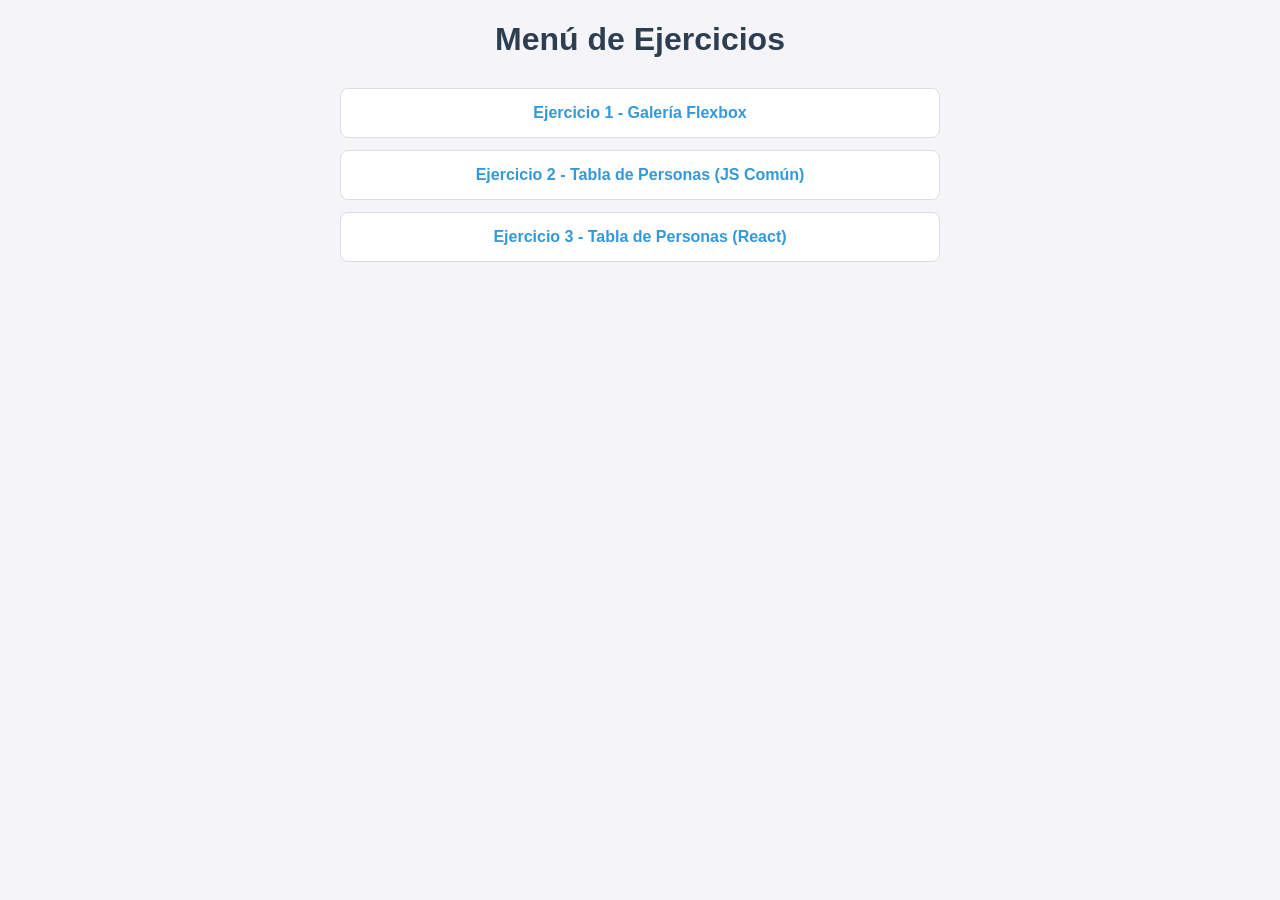
<file: index.html>
<!DOCTYPE html>
<html lang="es">
<head>
    <meta charset="UTF-8">
    <meta name="viewport" content="width=device-width, initial-scale=1.0">
    <title>Práctico: Flexbox, DOM y React</title>
    <link rel="stylesheet" href="styles.css">
</head>
<body>
    <h1>Menú de Ejercicios</h1>
    <nav class="menu-nav">
        <a href="flexbox.html">Ejercicio 1 - Galería Flexbox</a>
        <a href="personas.html">Ejercicio 2 - Tabla de Personas (JS Común)</a>
        <a href="react.html">Ejercicio 3 - Tabla de Personas (React)</a>
    </nav>
</body>
</html>
</file>
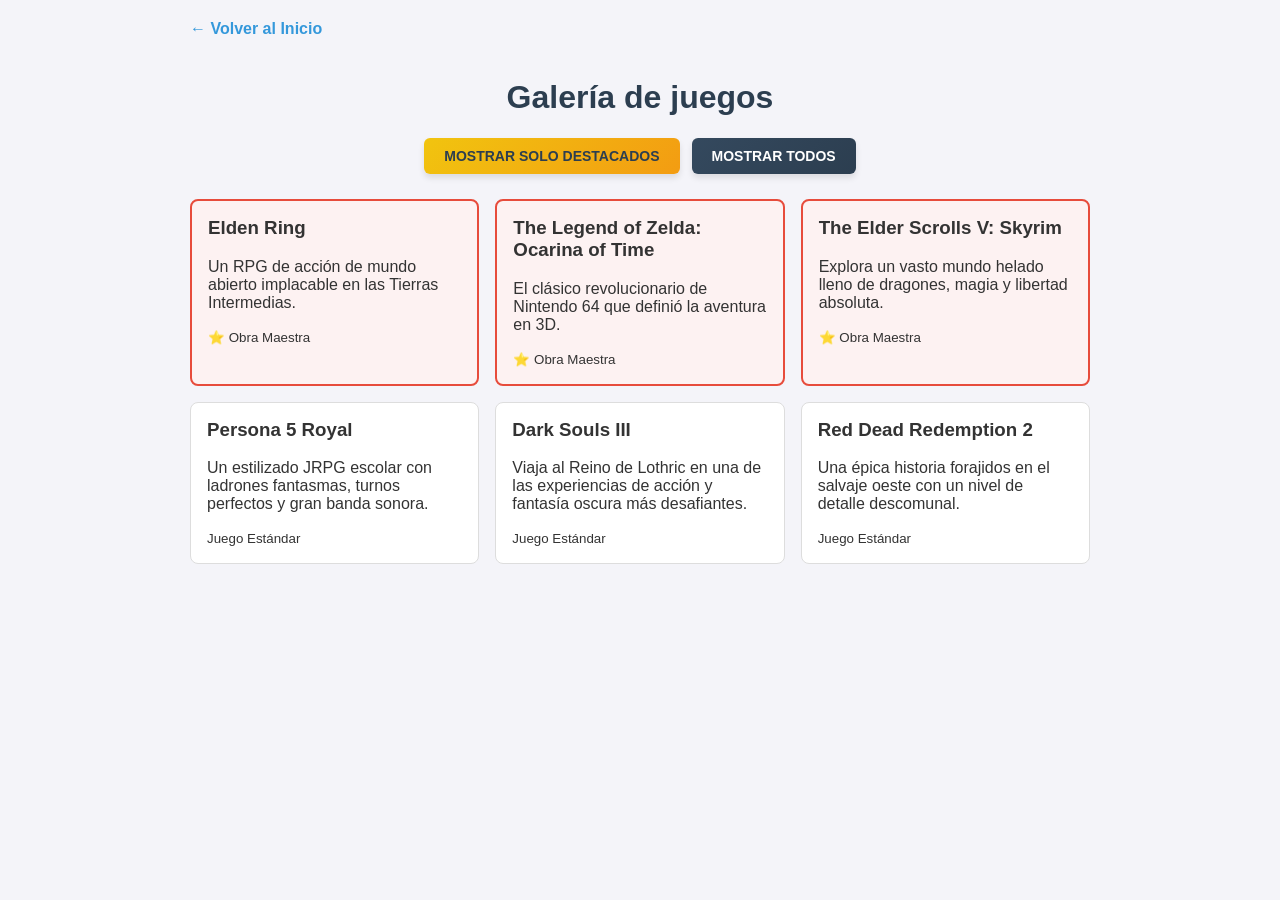
<file: flexbox.html>
<!DOCTYPE html>
<html lang="es">
<head>
    <meta charset="UTF-8">
    <meta name="viewport" content="width=device-width, initial-scale=1.0">
    <title>Ejercicio 1 - Flexbox</title>
    <link rel="stylesheet" href="styles.css">
</head>
<body>
    <a class="volver" href="index.html">← Volver al Inicio</a>
    <h1>Galería de juegos</h1>
    
    <div class="controles">
        <button id="btnFiltrar">Mostrar solo destacados</button>
        <button id="btnRestablecer">Mostrar todos</button>
    </div>

    <section class="grid-cards" id="contenedorCards"></section>

    <script src="script.js"></script>
</body>
</html>
</file>
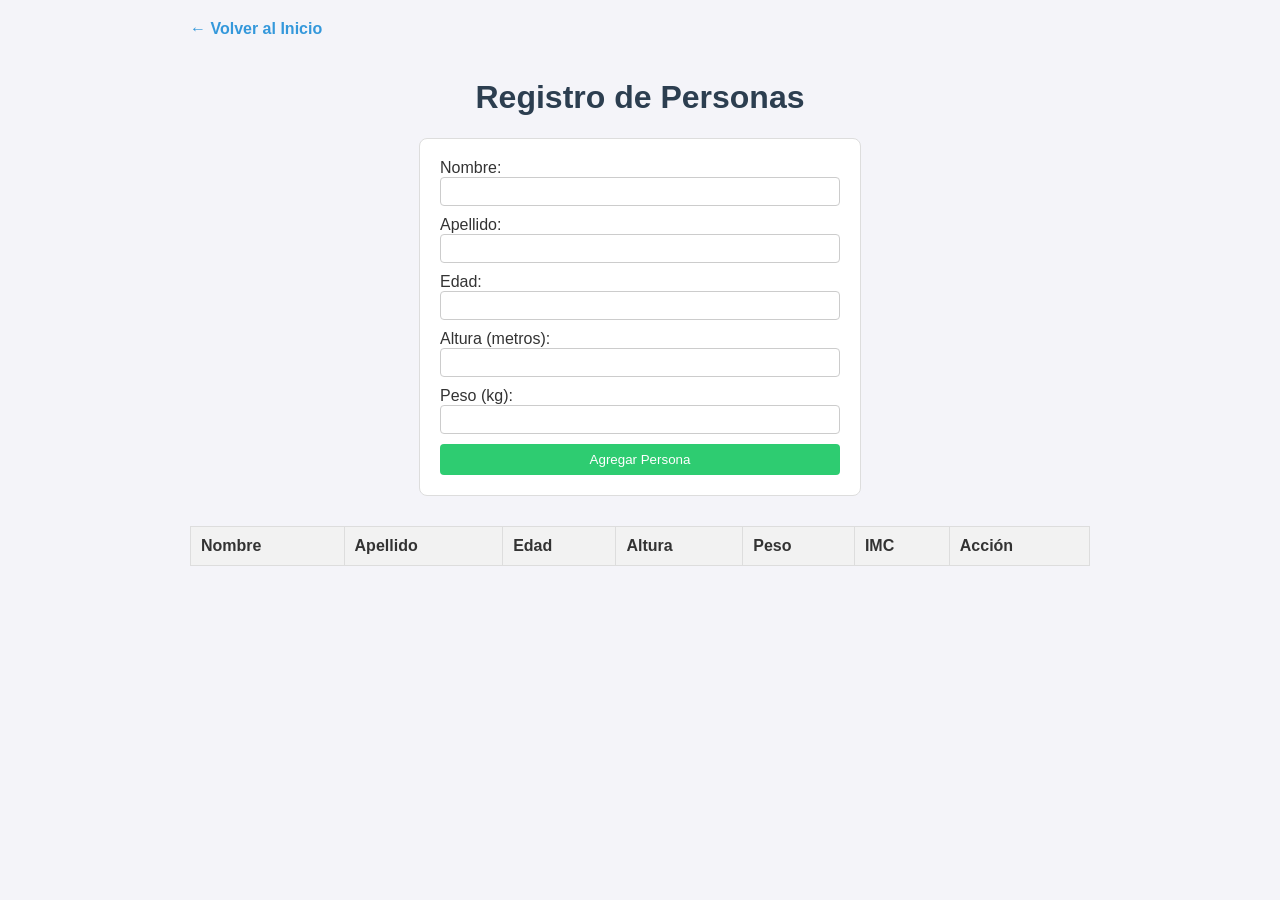
<file: personas.html>
<!DOCTYPE html>
<html lang="es">
<head>
    <meta charset="UTF-8">
    <meta name="viewport" content="width=device-width, initial-scale=1.0">
    <title>Ejercicio 2</title>
    <link rel="stylesheet" href="styles.css">
</head>
<body>
    <a class="volver" href="index.html">← Volver al Inicio</a>
    <h1>Registro de Personas</h1>

    <form id="formPersona">
        <div class="campo"><label>Nombre:</label><input type="text" name="nombre" required></div>
        <div class="campo"><label>Apellido:</label><input type="text" name="apellido" required></div>
        <div class="campo"><label>Edad:</label><input type="number" name="edad" required></div>
        <div class="campo"><label>Altura (metros):</label><input type="number" step="0.01" name="altura" required></div>
        <div class="campo"><label>Peso (kg):</label><input type="number" step="0.1" name="peso" required></div>
        <button type="submit" class="btn-js">Agregar Persona</button>
    </form>

    <table>
        <thead>
            <tr>
                <th>Nombre</th><th>Apellido</th><th>Edad</th><th>Altura</th><th>Peso</th><th>IMC</th><th>Acción</th>
            </tr>
        </thead>
        <tbody id="tablaBody"></tbody>
    </table>

    <script src="script.js"></script>
</body>
</html>
</file>
<file: styles.css>
body {
    font-family: Arial, sans-serif;
    max-width: 900px;
    margin: 20px auto;
    padding: 0 15px;
    background-color: #f4f4f9;
    color: #333;
}

h1 {
    text-align: center;
    color: #2c3e50;
}

.volver {
    display: inline-block;
    margin-bottom: 20px;
    color: #3498db;
    text-decoration: none;
    font-weight: bold;
}

/* --- Estilos del Index */
.menu-nav {
    display: flex;
    flex-direction: column;
    gap: 12px;
    margin-top: 30px;
    max-width: 600px;
    margin-left: auto;
    margin-right: auto;
}

.menu-nav a {
    display: block;
    padding: 15px;
    background: white;
    color: #3498db;
    text-decoration: none;
    border-radius: 8px;
    border: 1px solid #ddd;
    text-align: center;
    font-weight: bold;
    transition: all 0.2s;
}

.menu-nav a:hover {
    background: #3498db;
    color: white;
    transform: translateY(-2px);
}

/* Estilos del Ejercicio 1 */

.grid-cards {
    display: flex;
    flex-wrap: wrap;
    gap: 16px;
}

.card {
    flex: 1 1 220px; 
    border: 1px solid #ddd;
    padding: 16px;
    border-radius: 8px;
    background-color: white;
    box-sizing: border-box;
}

.card.resaltado {
    border: 2px solid #e74c3c;
    background-color: #fdf2f2;
}

.card h3 {
    margin-top: 0;
}

.controles {
    margin-bottom: 25px;
    display: flex;
    gap: 12px;
    justify-content: center; 
}

.controles button {
    padding: 10px 20px;
    font-size: 14px;
    font-weight: bold;
    text-transform: uppercase;
    border: none;
    border-radius: 6px;
    cursor: pointer;
    transition: all 0.2s ease-in-out;
    box-shadow: 0 4px 6px rgba(0, 0, 0, 0.1);
}

/* Botón mostrar solo destacados */
#btnFiltrar {
    background: linear-gradient(135deg, #f1c40f, #f39c12);
    color: #2c3e50;
}

#btnFiltrar:hover {
    background: linear-gradient(135deg, #f39c12, #e67e22);
    transform: translateY(-2px); /* Efecto de levitación al pasar el mouse */
    box-shadow: 0 6px 12px rgba(243, 156, 18, 0.3);
}

/* Botón mostrar todos */
#btnRestablecer {
    background: linear-gradient(135deg, #34495e, #2c3e50);
    color: white;
}

#btnRestablecer:hover {
    background: linear-gradient(135deg, #2c3e50, #1a252f);
    transform: translateY(-2px);
    box-shadow: 0 6px 12px rgba(44, 62, 80, 0.3);
}

.controles button:active {
    transform: translateY(1px);
    box-shadow: 0 2px 4px rgba(0, 0, 0, 0.1);
}

/* --- Estilos de Ejercicios 2 y 3 --- */
form {
    display: flex;
    flex-direction: column;
    gap: 10px;
    max-width: 400px;
    margin: 0 auto 30px auto;
    background: white;
    padding: 20px;
    border-radius: 8px;
    border: 1px solid #ddd;
}

.campo {
    display: flex;
    flex-direction: column;
}

input {
    padding: 6px;
    border: 1px solid #ccc;
    border-radius: 4px;
}

/* Colores de botones */
button {
    padding: 8px 12px;
    cursor: pointer;
    border-radius: 4px;
    border: 1px solid #ccc;
}

button[type="submit"].btn-js {
    background: #2ecc71;
    color: white;
    border: none;
}

button[type="submit"].btn-react {
    background: #9b59b6;
    color: white;
    border: none;
}

table {
    width: 100%;
    border-collapse: collapse;
    margin-top: 20px;
    background: white;
}

th, td {
    border: 1px solid #ddd;
    padding: 10px;
    text-align: left;
}

th {
    background-color: #f2f2f2;
}

.btn-borrar {
    background: #e74c3c;
    color: white;
    border: none;
    padding: 4px 8px;
    cursor: pointer;
}
</file>
